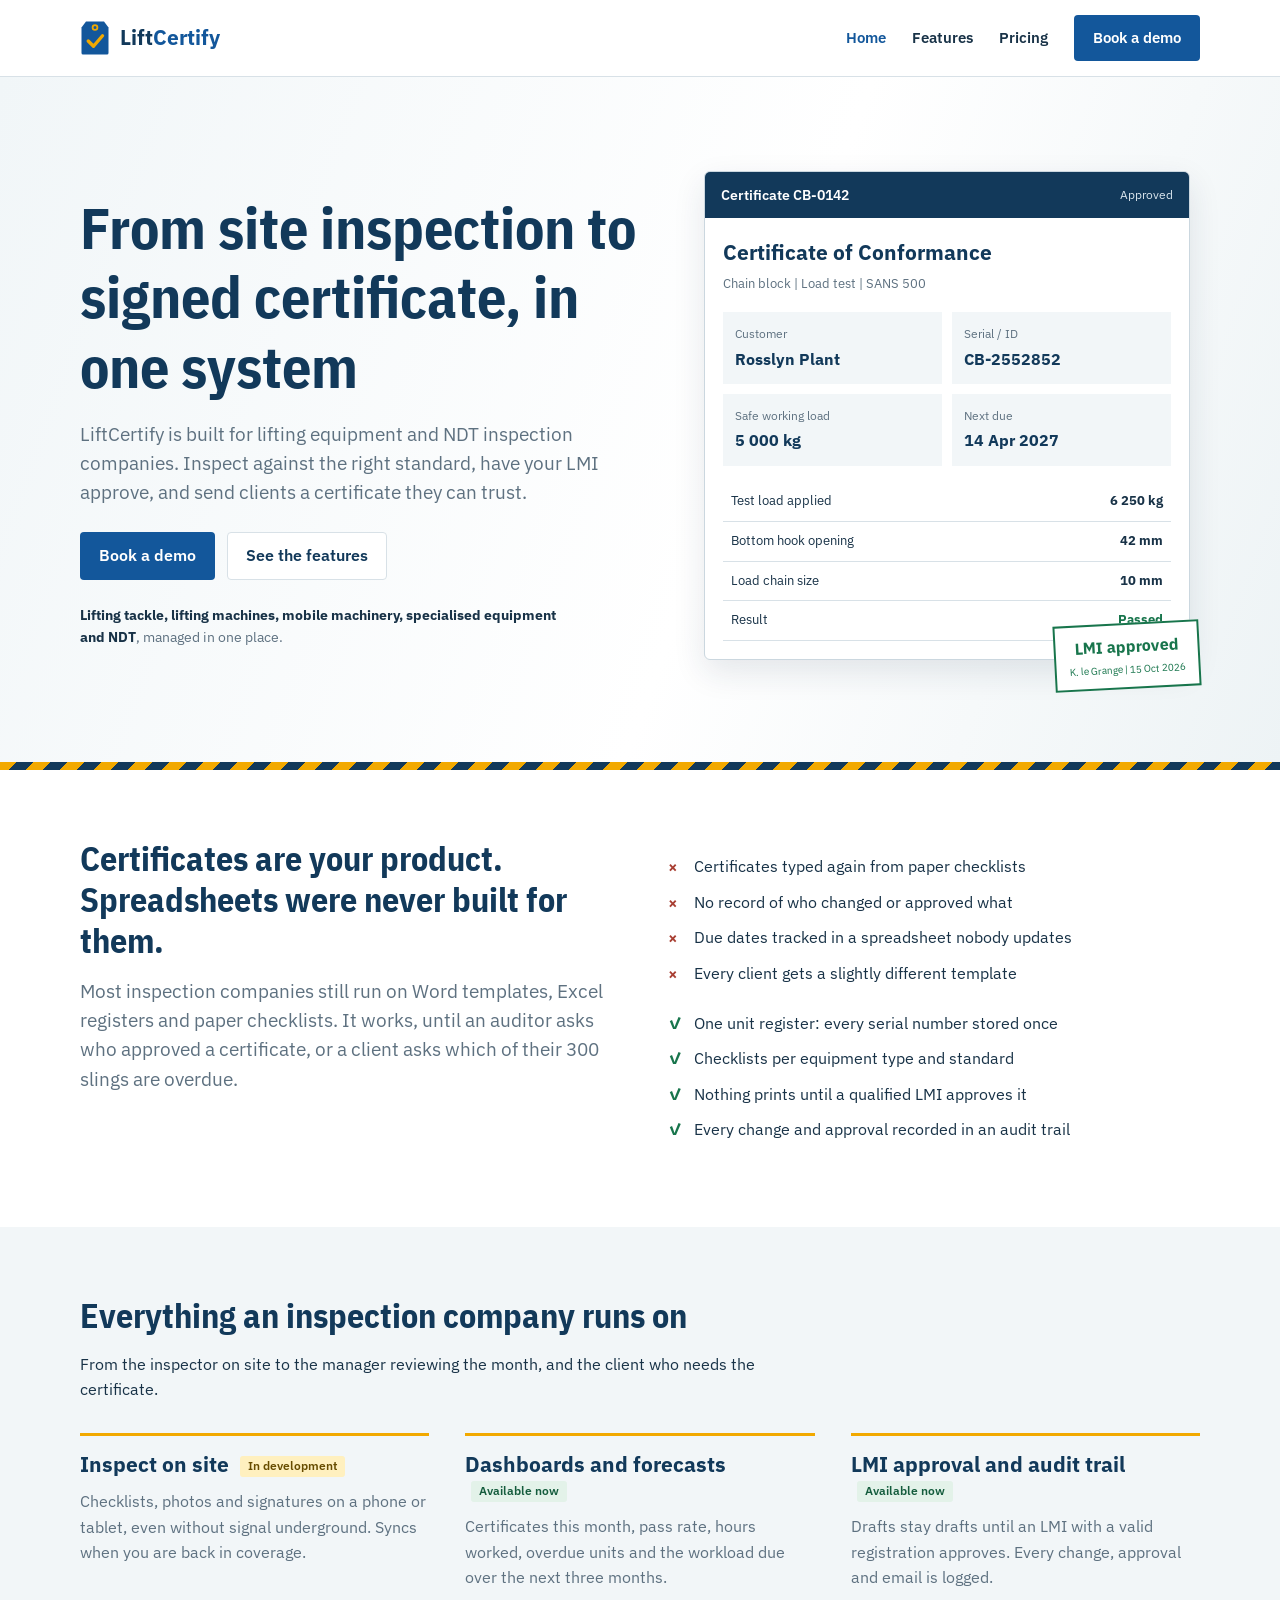
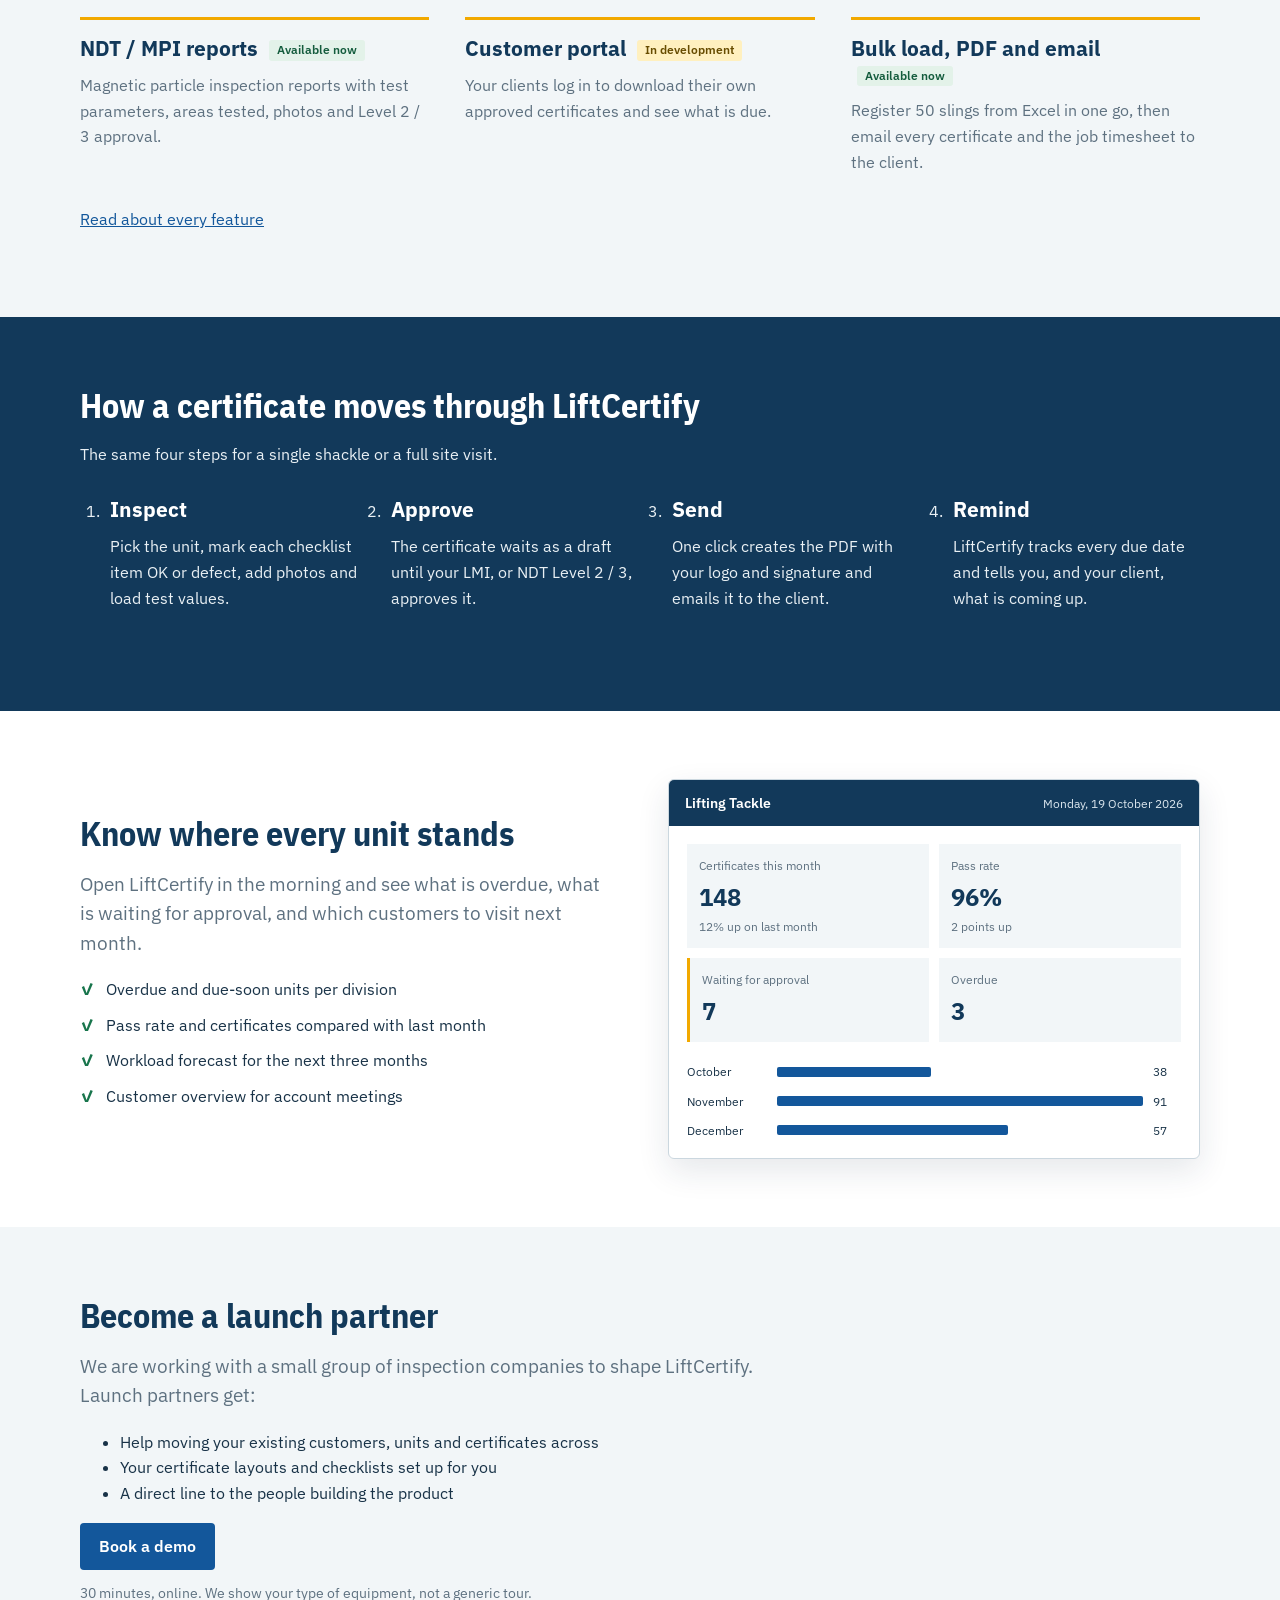
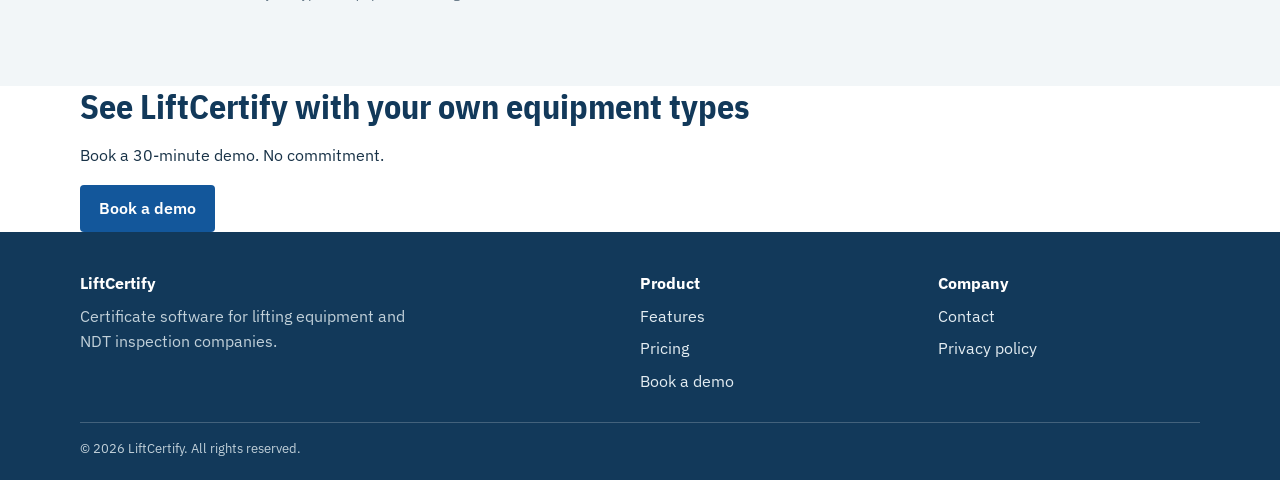
<file: index.html>
<!DOCTYPE html>
<html lang="en">
<head>
  <meta charset="utf-8">
  <meta name="viewport" content="width=device-width, initial-scale=1">
  <title>LiftCertify | Inspection certificates for lifting and NDT companies</title>
  <meta name="description" content="LiftCertify is certificate software for lifting equipment and NDT inspection companies: checklists per standard, LMI approval, audit trail, PDF and email, dashboards.">
  <link rel="icon" href="favicon.svg" type="image/svg+xml">
  <link rel="preconnect" href="https://fonts.googleapis.com">
  <link rel="preconnect" href="https://fonts.gstatic.com" crossorigin>
  <link href="https://fonts.googleapis.com/css2?family=IBM+Plex+Sans:wght@400;500;600&family=IBM+Plex+Sans+Condensed:wght@600;700&display=swap" rel="stylesheet">
  <link rel="stylesheet" href="css/styles.css">
</head>
<body>
  <a class="skip-link" href="#main">Skip to content</a>

  <header class="site-header">
    <div class="wrap">
      <a class="brand" href="index.html" aria-label="LiftCertify home">
        <svg class="brand-mark" width="30" height="36" viewBox="0 0 40 48" aria-hidden="true">
          <path d="M8 2h24l6 8v34a2 2 0 0 1-2 2H4a2 2 0 0 1-2-2V10z" fill="#13579B"/>
          <circle cx="20" cy="10" r="3.2" fill="none" stroke="#F2A900" stroke-width="2.4"/>
          <path d="M11 28l7 7 12-14" fill="none" stroke="#F2A900" stroke-width="4.5" stroke-linecap="round" stroke-linejoin="round"/>
        </svg>
        <span class="brand-name">Lift<span>Certify</span></span>
      </a>
      <button class="nav-toggle" aria-expanded="false" aria-controls="nav">Menu</button>
      <nav class="nav" id="nav" aria-label="Main">
        <a href="index.html" aria-current="page">Home</a>
        <a href="features.html">Features</a>
        <a href="contact.html">Pricing</a>
        <a class="btn btn-demo" href="contact.html#book">Book a demo</a>
      </nav>
    </div>
  </header>

  <main id="main">
    <!-- hero -->
    <section class="hero">
      <div class="wrap">
        <div>
          <h1>From site inspection to signed certificate, in one system</h1>
          <p class="lead">LiftCertify is built for lifting equipment and NDT inspection companies. Inspect against the right standard, have your LMI approve, and send clients a certificate they can trust.</p>
          <div class="hero-actions">
            <a class="btn btn-demo" href="contact.html#book">Book a demo</a>
            <a class="btn btn-light" href="features.html">See the features</a>
          </div>
          <p class="hero-proof"><strong>Lifting tackle, lifting machines, mobile machinery, specialised equipment and NDT</strong>, managed in one place.</p>
        </div>

        <div class="hero-visual" aria-label="Example of an approved certificate in LiftCertify">
          <div class="mock cert-mock">
            <div class="mock-bar">Certificate CB-0142 <small>Approved</small></div>
            <div class="mock-body">
              <div class="cert-title">Certificate of Conformance</div>
              <div class="cert-sub">Chain block  |  Load test  |  SANS 500</div>
              <div class="mock-grid">
                <div class="mock-field"><small>Customer</small><b>Rosslyn Plant</b></div>
                <div class="mock-field"><small>Serial / ID</small><b>CB-2552852</b></div>
                <div class="mock-field"><small>Safe working load</small><b>5 000 kg</b></div>
                <div class="mock-field"><small>Next due</small><b>14 Apr 2027</b></div>
              </div>
              <table class="cert-rows" aria-label="Load test criteria">
                <tr><td>Test load applied</td><td><b>6 250 kg</b></td></tr>
                <tr><td>Bottom hook opening</td><td><b>42 mm</b></td></tr>
                <tr><td>Load chain size</td><td><b>10 mm</b></td></tr>
                <tr><td>Result</td><td class="mock-pass">Passed</td></tr>
              </table>
            </div>
          </div>
          <div class="stamp" aria-hidden="true"><b>LMI approved</b><small>K. le Grange  |  15 Oct 2026</small></div>
        </div>
      </div>
      <div class="hazard" aria-hidden="true"></div>
    </section>

    <!-- problem / answer -->
    <section class="section">
      <div class="wrap two-col">
        <div>
          <h2>Certificates are your product. Spreadsheets were never built for them.</h2>
          <p class="lead">Most inspection companies still run on Word templates, Excel registers and paper checklists. It works, until an auditor asks who approved a certificate, or a client asks which of their 300 slings are overdue.</p>
        </div>
        <div>
          <ul class="check-list cross-list" aria-label="Without LiftCertify">
            <li>Certificates typed again from paper checklists</li>
            <li>No record of who changed or approved what</li>
            <li>Due dates tracked in a spreadsheet nobody updates</li>
            <li>Every client gets a slightly different template</li>
          </ul>
          <ul class="check-list" aria-label="With LiftCertify" style="margin-top:24px">
            <li>One unit register: every serial number stored once</li>
            <li>Checklists per equipment type and standard</li>
            <li>Nothing prints until a qualified LMI approves it</li>
            <li>Every change and approval recorded in an audit trail</li>
          </ul>
        </div>
      </div>
    </section>

    <!-- features overview, in order of what inspectors told us matters -->
    <section class="section section-grey">
      <div class="wrap">
        <div class="section-head">
          <h2>Everything an inspection company runs on</h2>
          <p>From the inspector on site to the manager reviewing the month, and the client who needs the certificate.</p>
        </div>
        <div class="feature-list">
          <div class="feature-item">
            <h3>Inspect on site <span class="tag-soon">In development</span></h3>
            <p>Checklists, photos and signatures on a phone or tablet, even without signal underground. Syncs when you are back in coverage.</p>
          </div>
          <div class="feature-item">
            <h3>Dashboards and forecasts <span class="tag-available">Available now</span></h3>
            <p>Certificates this month, pass rate, hours worked, overdue units and the workload due over the next three months.</p>
          </div>
          <div class="feature-item">
            <h3>LMI approval and audit trail <span class="tag-available">Available now</span></h3>
            <p>Drafts stay drafts until an LMI with a valid registration approves. Every change, approval and email is logged.</p>
          </div>
          <div class="feature-item">
            <h3>NDT / MPI reports <span class="tag-available">Available now</span></h3>
            <p>Magnetic particle inspection reports with test parameters, areas tested, photos and Level 2 / 3 approval.</p>
          </div>
          <div class="feature-item">
            <h3>Customer portal <span class="tag-soon">In development</span></h3>
            <p>Your clients log in to download their own approved certificates and see what is due.</p>
          </div>
          <div class="feature-item">
            <h3>Bulk load, PDF and email <span class="tag-available">Available now</span></h3>
            <p>Register 50 slings from Excel in one go, then email every certificate and the job timesheet to the client.</p>
          </div>
        </div>
        <p style="margin-top:32px"><a href="features.html">Read about every feature</a></p>
      </div>
    </section>

    <!-- how it works: a real sequence -->
    <section class="section section-navy">
      <div class="wrap">
        <div class="section-head">
          <h2>How a certificate moves through LiftCertify</h2>
          <p>The same four steps for a single shackle or a full site visit.</p>
        </div>
        <ol class="steps">
          <li><h3>Inspect</h3><p>Pick the unit, mark each checklist item OK or defect, add photos and load test values.</p></li>
          <li><h3>Approve</h3><p>The certificate waits as a draft until your LMI, or NDT Level 2 / 3, approves it.</p></li>
          <li><h3>Send</h3><p>One click creates the PDF with your logo and signature and emails it to the client.</p></li>
          <li><h3>Remind</h3><p>LiftCertify tracks every due date and tells you, and your client, what is coming up.</p></li>
        </ol>
      </div>
    </section>

    <!-- dashboard preview -->
    <section class="section">
      <div class="wrap two-col" style="align-items:center">
        <div>
          <h2>Know where every unit stands</h2>
          <p class="lead">Open LiftCertify in the morning and see what is overdue, what is waiting for approval, and which customers to visit next month.</p>
          <ul class="check-list">
            <li>Overdue and due-soon units per division</li>
            <li>Pass rate and certificates compared with last month</li>
            <li>Workload forecast for the next three months</li>
            <li>Customer overview for account meetings</li>
          </ul>
        </div>
        <div class="mock" aria-label="Example of the LiftCertify dashboard">
          <div class="mock-bar">Lifting Tackle <small>Monday, 19 October 2026</small></div>
          <div class="mock-body">
            <div class="kpis">
              <div class="kpi"><small>Certificates this month</small><b>148</b><em>12% up on last month</em></div>
              <div class="kpi"><small>Pass rate</small><b>96%</b><em>2 points up</em></div>
              <div class="kpi warn"><small>Waiting for approval</small><b>7</b></div>
              <div class="kpi bad"><small>Overdue</small><b>3</b></div>
            </div>
            <div class="forecast" aria-label="Units due per month">
              <div class="forecast-row"><span>October</span><div class="forecast-bar" style="width:42%"></div><span>38</span></div>
              <div class="forecast-row"><span>November</span><div class="forecast-bar" style="width:100%"></div><span>91</span></div>
              <div class="forecast-row"><span>December</span><div class="forecast-bar" style="width:63%"></div><span>57</span></div>
            </div>
          </div>
        </div>
      </div>
    </section>

    <!-- launch partners: placeholder until testimonials exist -->
    <section class="section section-grey">
      <div class="wrap">
        <div class="partner">
          <div>
            <h2>Become a launch partner</h2>
            <p class="lead">We are working with a small group of inspection companies to shape LiftCertify. Launch partners get:</p>
            <ul>
              <li>Help moving your existing customers, units and certificates across</li>
              <li>Your certificate layouts and checklists set up for you</li>
              <li>A direct line to the people building the product</li>
            </ul>
          </div>
          <div>
            <a class="btn btn-demo" href="contact.html#book">Book a demo</a>
            <p class="form-note" style="margin-top:12px">30 minutes, online. We show your type of equipment, not a generic tour.</p>
          </div>
        </div>
      </div>
    </section>
  </main>

  <section class="cta-band">
    <div class="wrap">
      <div>
        <h2>See LiftCertify with your own equipment types</h2>
        <p>Book a 30-minute demo. No commitment.</p>
      </div>
      <a class="btn btn-demo" href="contact.html#book">Book a demo</a>
    </div>
  </section>

  <footer class="site-footer">
    <div class="wrap">
      <div class="footer-grid">
        <div>
          <h4>LiftCertify</h4>
          <p>Certificate software for lifting equipment and NDT inspection companies.</p>
        </div>
        <div>
          <h4>Product</h4>
          <ul>
            <li><a href="features.html">Features</a></li>
            <li><a href="contact.html">Pricing</a></li>
            <li><a href="contact.html#book">Book a demo</a></li>
          </ul>
        </div>
        <div>
          <h4>Company</h4>
          <ul>
            <li><a href="contact.html#contact">Contact</a></li>
            <li><a href="privacy.html">Privacy policy</a></li>
          </ul>
        </div>
      </div>
      <div class="footer-bottom">&copy; <span data-year>2026</span> LiftCertify. All rights reserved.</div>
    </div>
  </footer>

  <script src="js/site.js"></script>
</body>
</html>
</file>
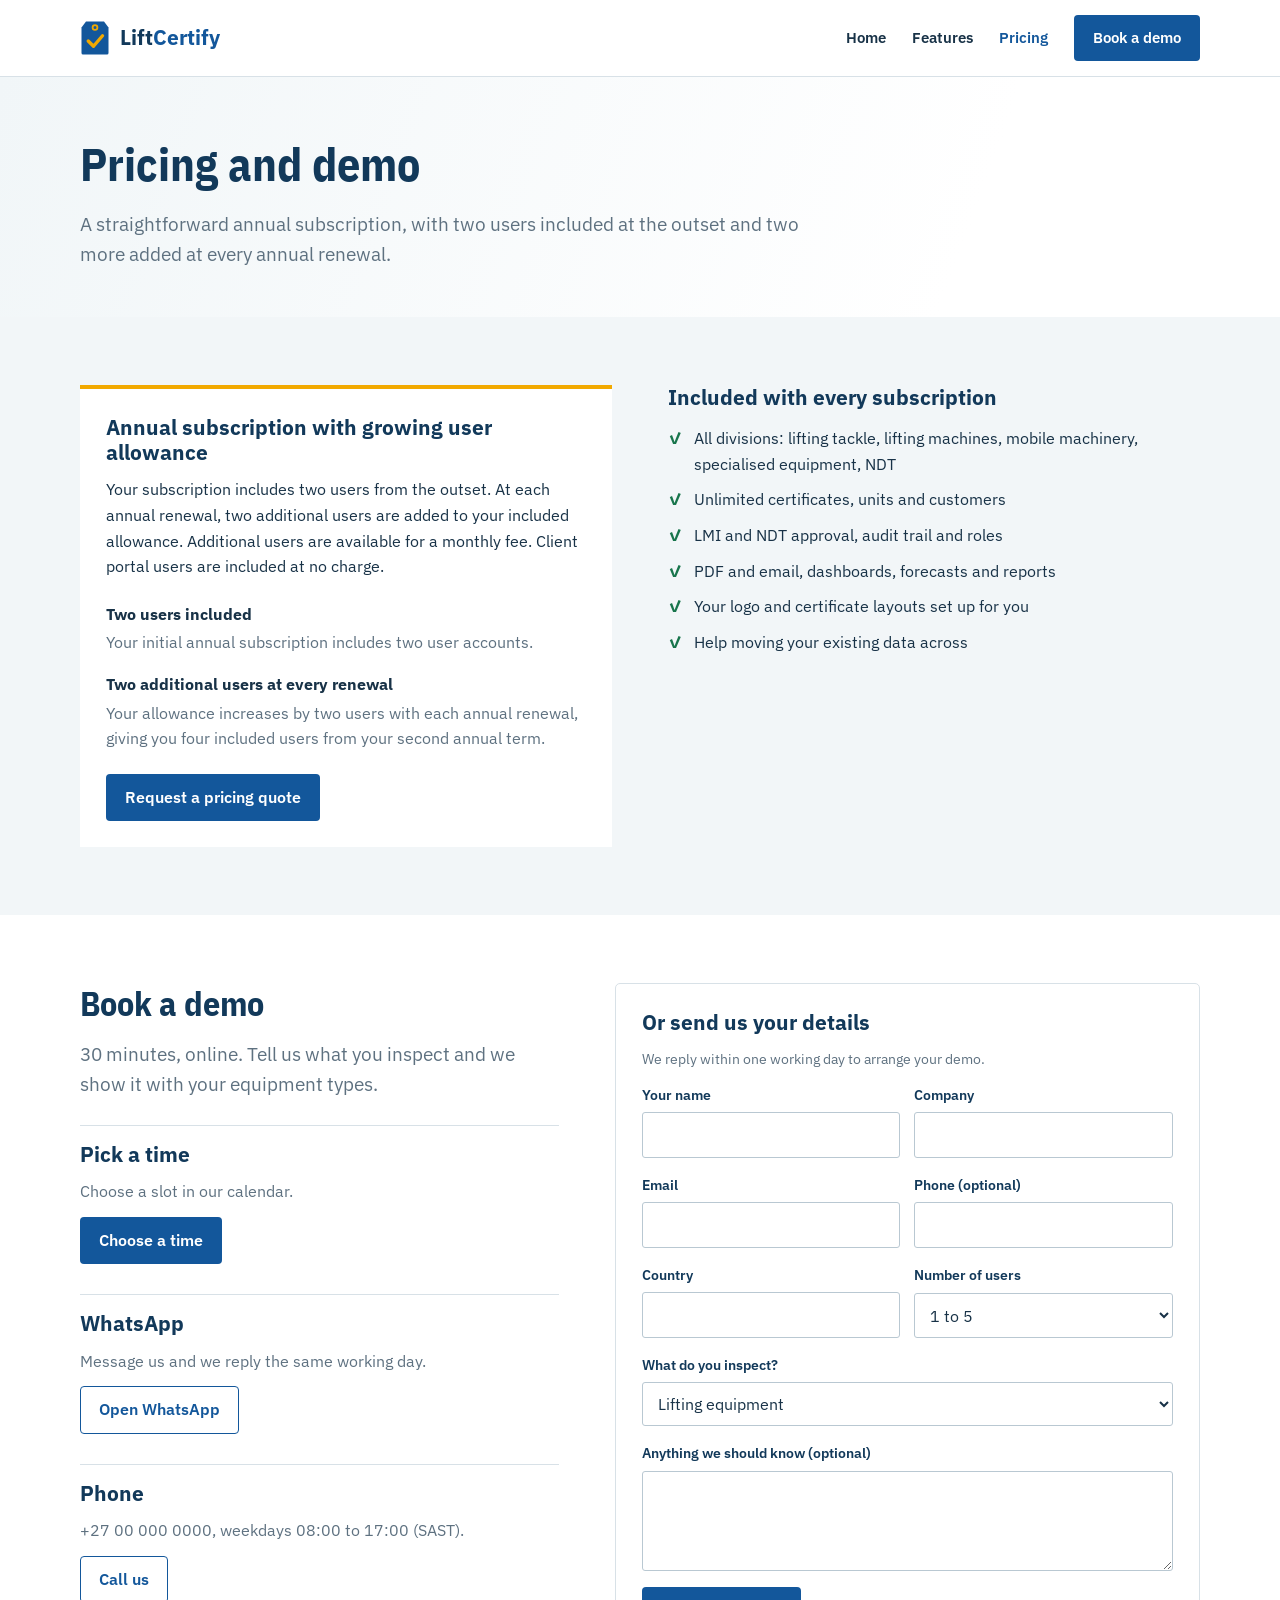
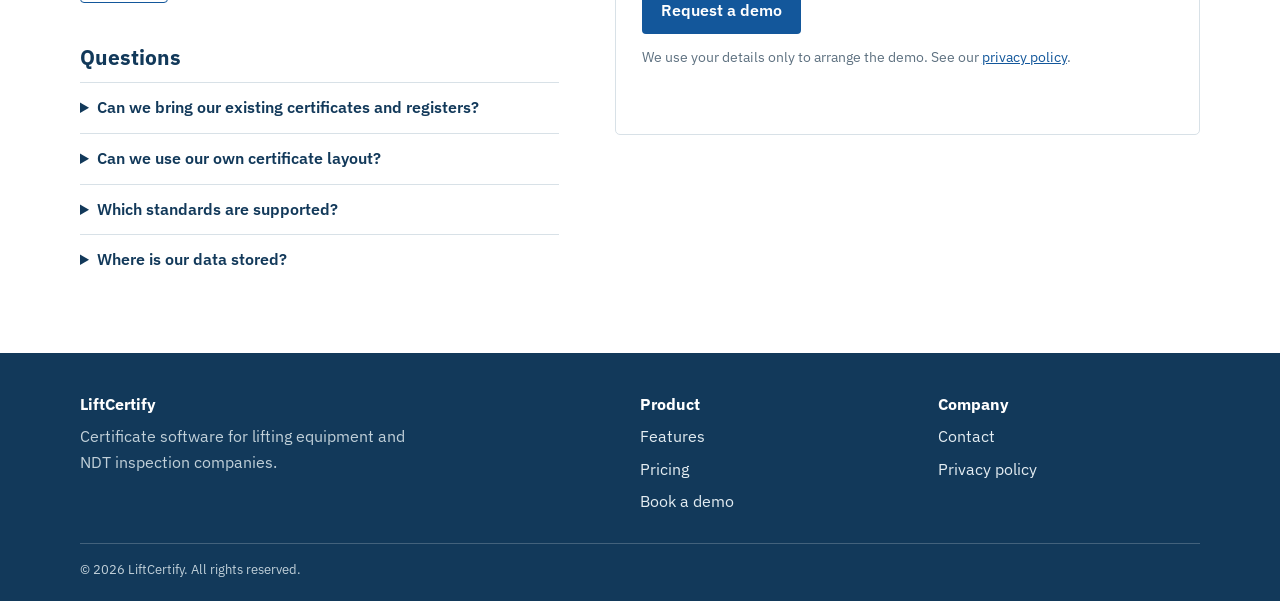
<file: contact.html>
<!DOCTYPE html>
<html lang="en">
<head>
  <meta charset="utf-8">
  <meta name="viewport" content="width=device-width, initial-scale=1">
  <title>Pricing and demo | LiftCertify</title>
  <meta name="description" content="LiftCertify annual subscriptions include two users initially, with two additional users added at every annual renewal. Additional users are billed monthly.">
  <link rel="icon" href="favicon.svg" type="image/svg+xml">
  <link rel="preconnect" href="https://fonts.googleapis.com">
  <link rel="preconnect" href="https://fonts.gstatic.com" crossorigin>
  <link href="https://fonts.googleapis.com/css2?family=IBM+Plex+Sans:wght@400;500;600&family=IBM+Plex+Sans+Condensed:wght@600;700&display=swap" rel="stylesheet">
  <link rel="stylesheet" href="css/styles.css">
</head>
<body>
  <a class="skip-link" href="#main">Skip to content</a>

  <header class="site-header">
    <div class="wrap">
      <a class="brand" href="index.html" aria-label="LiftCertify home">
        <svg class="brand-mark" width="30" height="36" viewBox="0 0 40 48" aria-hidden="true">
          <path d="M8 2h24l6 8v34a2 2 0 0 1-2 2H4a2 2 0 0 1-2-2V10z" fill="#13579B"/>
          <circle cx="20" cy="10" r="3.2" fill="none" stroke="#F2A900" stroke-width="2.4"/>
          <path d="M11 28l7 7 12-14" fill="none" stroke="#F2A900" stroke-width="4.5" stroke-linecap="round" stroke-linejoin="round"/>
        </svg>
        <span class="brand-name">Lift<span>Certify</span></span>
      </a>
      <button class="nav-toggle" aria-expanded="false" aria-controls="nav">Menu</button>
      <nav class="nav" id="nav" aria-label="Main">
        <a href="index.html">Home</a>
        <a href="features.html">Features</a>
        <a href="contact.html" aria-current="page">Pricing</a>
        <a class="btn btn-demo" href="#book">Book a demo</a>
      </nav>
    </div>
  </header>

  <main id="main">
    <section class="page-head">
      <div class="wrap">
        <h1>Pricing and demo</h1>
        <p class="lead">A straightforward annual subscription, with two users included at the outset and two more added at every annual renewal.</p>
      </div>
    </section>

    <!-- pricing -->
    <section class="section section-grey">
      <div class="wrap two-col">
        <div class="pricing-box">
          <h3>Annual subscription with growing user allowance</h3>
          <p>Your subscription includes two users from the outset. At each annual renewal, two additional users are added to your included allowance. Additional users are available for a monthly fee. Client portal users are included at no charge.</p>
          <div class="billing-options">
            <div><strong>Two users included</strong><span>Your initial annual subscription includes two user accounts.</span></div>
            <div><strong>Two additional users at every renewal</strong><span>Your allowance increases by two users with each annual renewal, giving you four included users from your second annual term.</span></div>
          </div>
          <a class="btn btn-demo" href="#book">Request a pricing quote</a>
        </div>
        <div>
          <h3>Included with every subscription</h3>
          <ul class="check-list">
            <li>All divisions: lifting tackle, lifting machines, mobile machinery, specialised equipment, NDT</li>
            <li>Unlimited certificates, units and customers</li>
            <li>LMI and NDT approval, audit trail and roles</li>
            <li>PDF and email, dashboards, forecasts and reports</li>
            <li>Your logo and certificate layouts set up for you</li>
            <li>Help moving your existing data across</li>
          </ul>
        </div>
      </div>
    </section>

    <!-- booking -->
    <section class="section" id="book">
      <div class="wrap contact-grid">
        <div>
          <h2>Book a demo</h2>
          <p class="lead">30 minutes, online. Tell us what you inspect and we show it with your equipment types.</p>

          <div class="book-options">
            <div class="book-option">
              <div>
                <h3>Pick a time</h3>
                <p>Choose a slot in our calendar.</p>
              </div>
              <!-- REPLACE: your booking link (Calendly, Cal.com, Microsoft Bookings) -->
              <a class="btn btn-demo" href="https://cal.com/YOUR-LINK" target="_blank" rel="noopener">Choose a time</a>
            </div>
            <div class="book-option">
              <div>
                <h3>WhatsApp</h3>
                <p>Message us and we reply the same working day.</p>
              </div>
              <!-- REPLACE: your number in international format, digits only, e.g. 27821234567 -->
              <a class="btn btn-outline" href="https://wa.me/27000000000?text=Hi%2C%20I%20would%20like%20a%20LiftCertify%20demo" target="_blank" rel="noopener">Open WhatsApp</a>
            </div>
            <div class="book-option">
              <div>
                <h3>Phone</h3>
                <!-- REPLACE: your phone number -->
                <p>+27 00 000 0000, weekdays 08:00 to 17:00 (SAST).</p>
              </div>
              <a class="btn btn-outline" href="tel:+27000000000">Call us</a>
            </div>
          </div>

          <div class="faq">
            <h3>Questions</h3>
            <details>
              <summary>Can we bring our existing certificates and registers?</summary>
              <p>Yes. We import your customers, units and due dates from Excel, so your registers carry on where they are.</p>
            </details>
            <details>
              <summary>Can we use our own certificate layout?</summary>
              <p>Your logo, company details, wording and signatures appear on every certificate. We set up your layouts with you.</p>
            </details>
            <details>
              <summary>Which standards are supported?</summary>
              <p>Checklists and standards are set per equipment type, so you work to the standards your clients require, such as SANS, ISO and EN standards.</p>
            </details>
            <details>
              <summary>Where is our data stored?</summary>
              <p>In a secure cloud database with daily backups. Each company's data is kept separate, and only your users can see it.</p>
            </details>
          </div>
        </div>

        <!-- contact form -->
        <!-- REPLACE: create a free form at formspree.io and paste its id below -->
        <form class="form" id="contact" action="https://formspree.io/f/YOUR_FORM_ID" method="POST" data-ajax>
          <h3>Or send us your details</h3>
          <p class="form-note">We reply within one working day to arrange your demo.</p>
          <div class="field-row">
            <div class="field">
              <label for="name">Your name</label>
              <input id="name" name="name" type="text" autocomplete="name" required>
            </div>
            <div class="field">
              <label for="company">Company</label>
              <input id="company" name="company" type="text" autocomplete="organization" required>
            </div>
          </div>
          <div class="field-row">
            <div class="field">
              <label for="email">Email</label>
              <input id="email" name="email" type="email" autocomplete="email" required>
            </div>
            <div class="field">
              <label for="phone">Phone (optional)</label>
              <input id="phone" name="phone" type="tel" autocomplete="tel">
            </div>
          </div>
          <div class="field-row">
            <div class="field">
              <label for="country">Country</label>
              <input id="country" name="country" type="text" autocomplete="country-name">
            </div>
            <div class="field">
              <label for="users">Number of users</label>
              <select id="users" name="users">
                <option>1 to 5</option>
                <option>6 to 15</option>
                <option>16 to 50</option>
                <option>More than 50</option>
              </select>
            </div>
          </div>
          <div class="field">
            <label for="inspect">What do you inspect?</label>
            <select id="inspect" name="inspect">
              <option>Lifting equipment</option>
              <option>NDT / MPI</option>
              <option>Both</option>
            </select>
          </div>
          <div class="field">
            <label for="message">Anything we should know (optional)</label>
            <textarea id="message" name="message"></textarea>
          </div>
          <input type="text" name="_gotcha" style="display:none" tabindex="-1" autocomplete="off" aria-hidden="true">
          <button class="btn btn-demo" type="submit">Request a demo</button>
          <p class="form-note" style="margin-top:12px">We use your details only to arrange the demo. See our <a href="privacy.html">privacy policy</a>.</p>
          <p class="form-status" role="status" aria-live="polite"></p>
        </form>
      </div>
    </section>
  </main>

  <footer class="site-footer">
    <div class="wrap">
      <div class="footer-grid">
        <div>
          <h4>LiftCertify</h4>
          <p>Certificate software for lifting equipment and NDT inspection companies.</p>
        </div>
        <div>
          <h4>Product</h4>
          <ul>
            <li><a href="features.html">Features</a></li>
            <li><a href="contact.html">Pricing</a></li>
            <li><a href="#book">Book a demo</a></li>
          </ul>
        </div>
        <div>
          <h4>Company</h4>
          <ul>
            <li><a href="#contact">Contact</a></li>
            <li><a href="privacy.html">Privacy policy</a></li>
          </ul>
        </div>
      </div>
      <div class="footer-bottom">&copy; <span data-year>2026</span> LiftCertify. All rights reserved.</div>
    </div>
  </footer>

  <script src="js/site.js"></script>
</body>
</html>
</file>
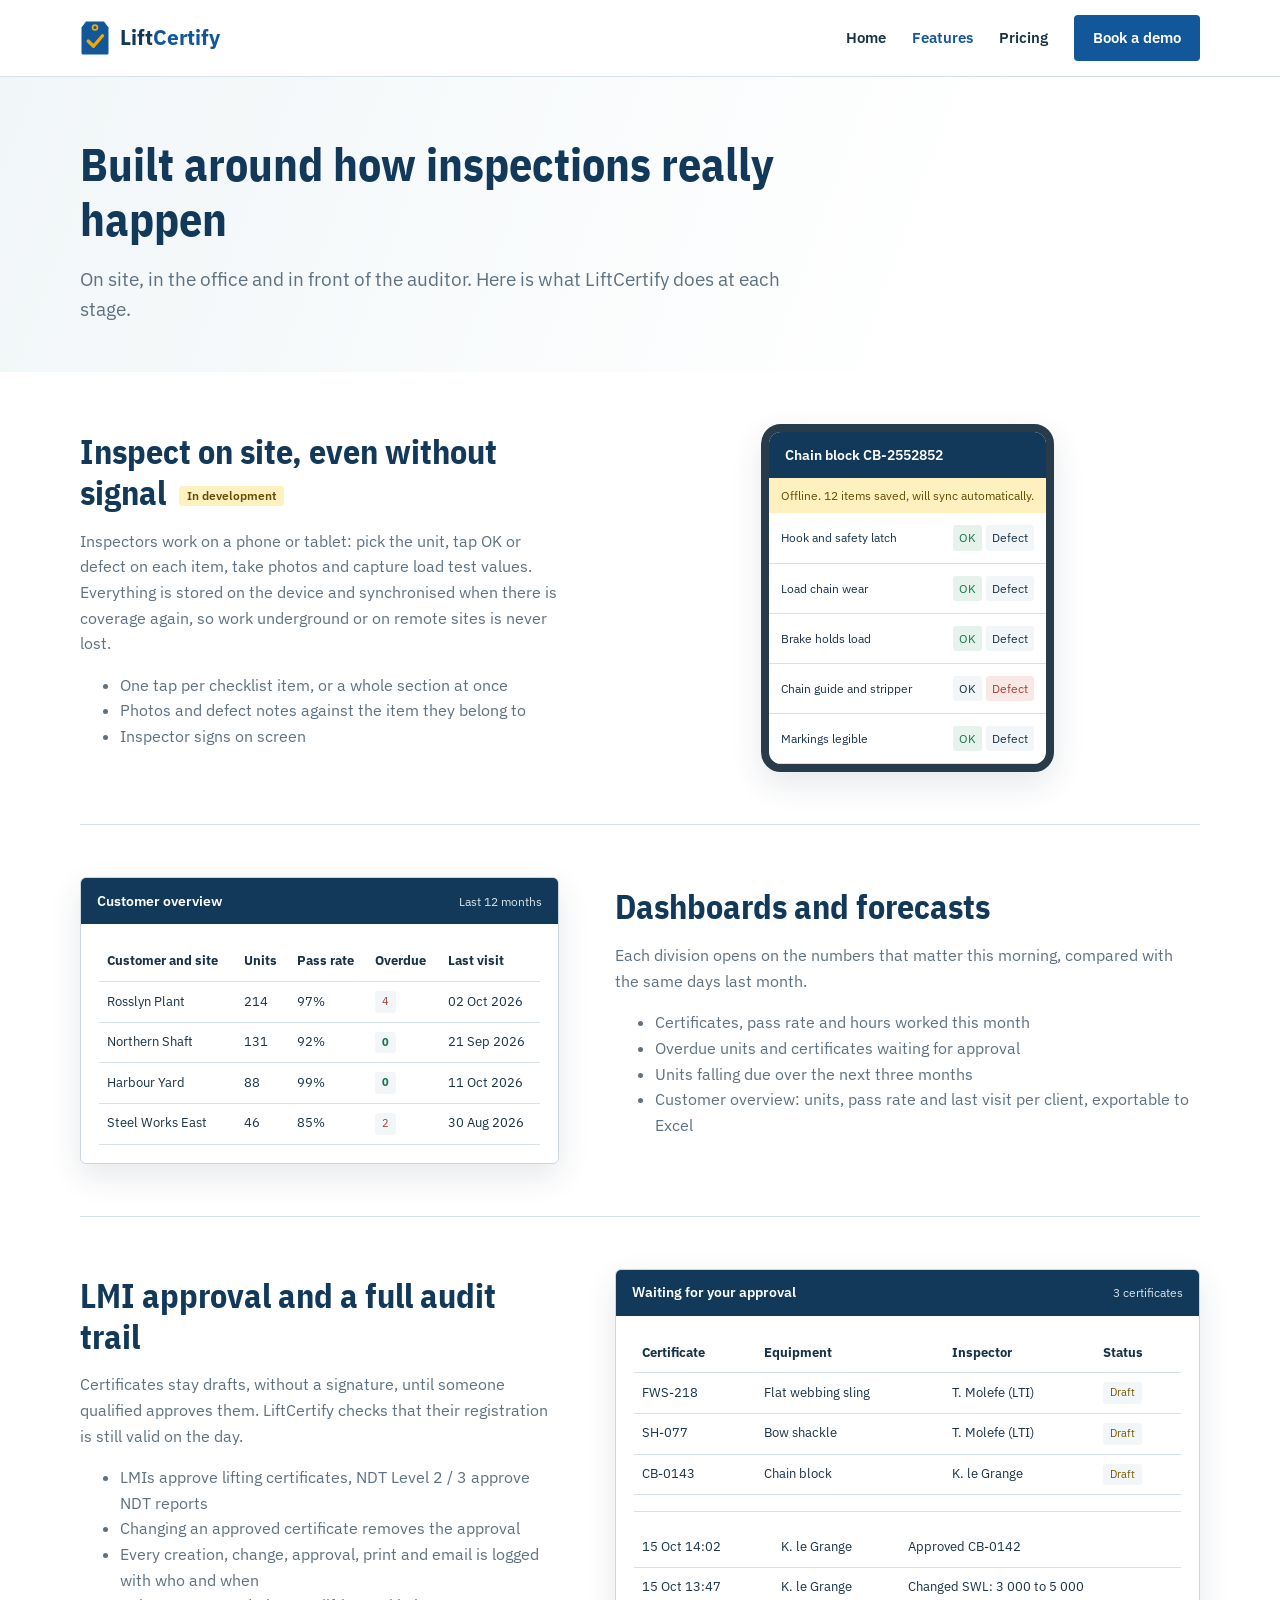
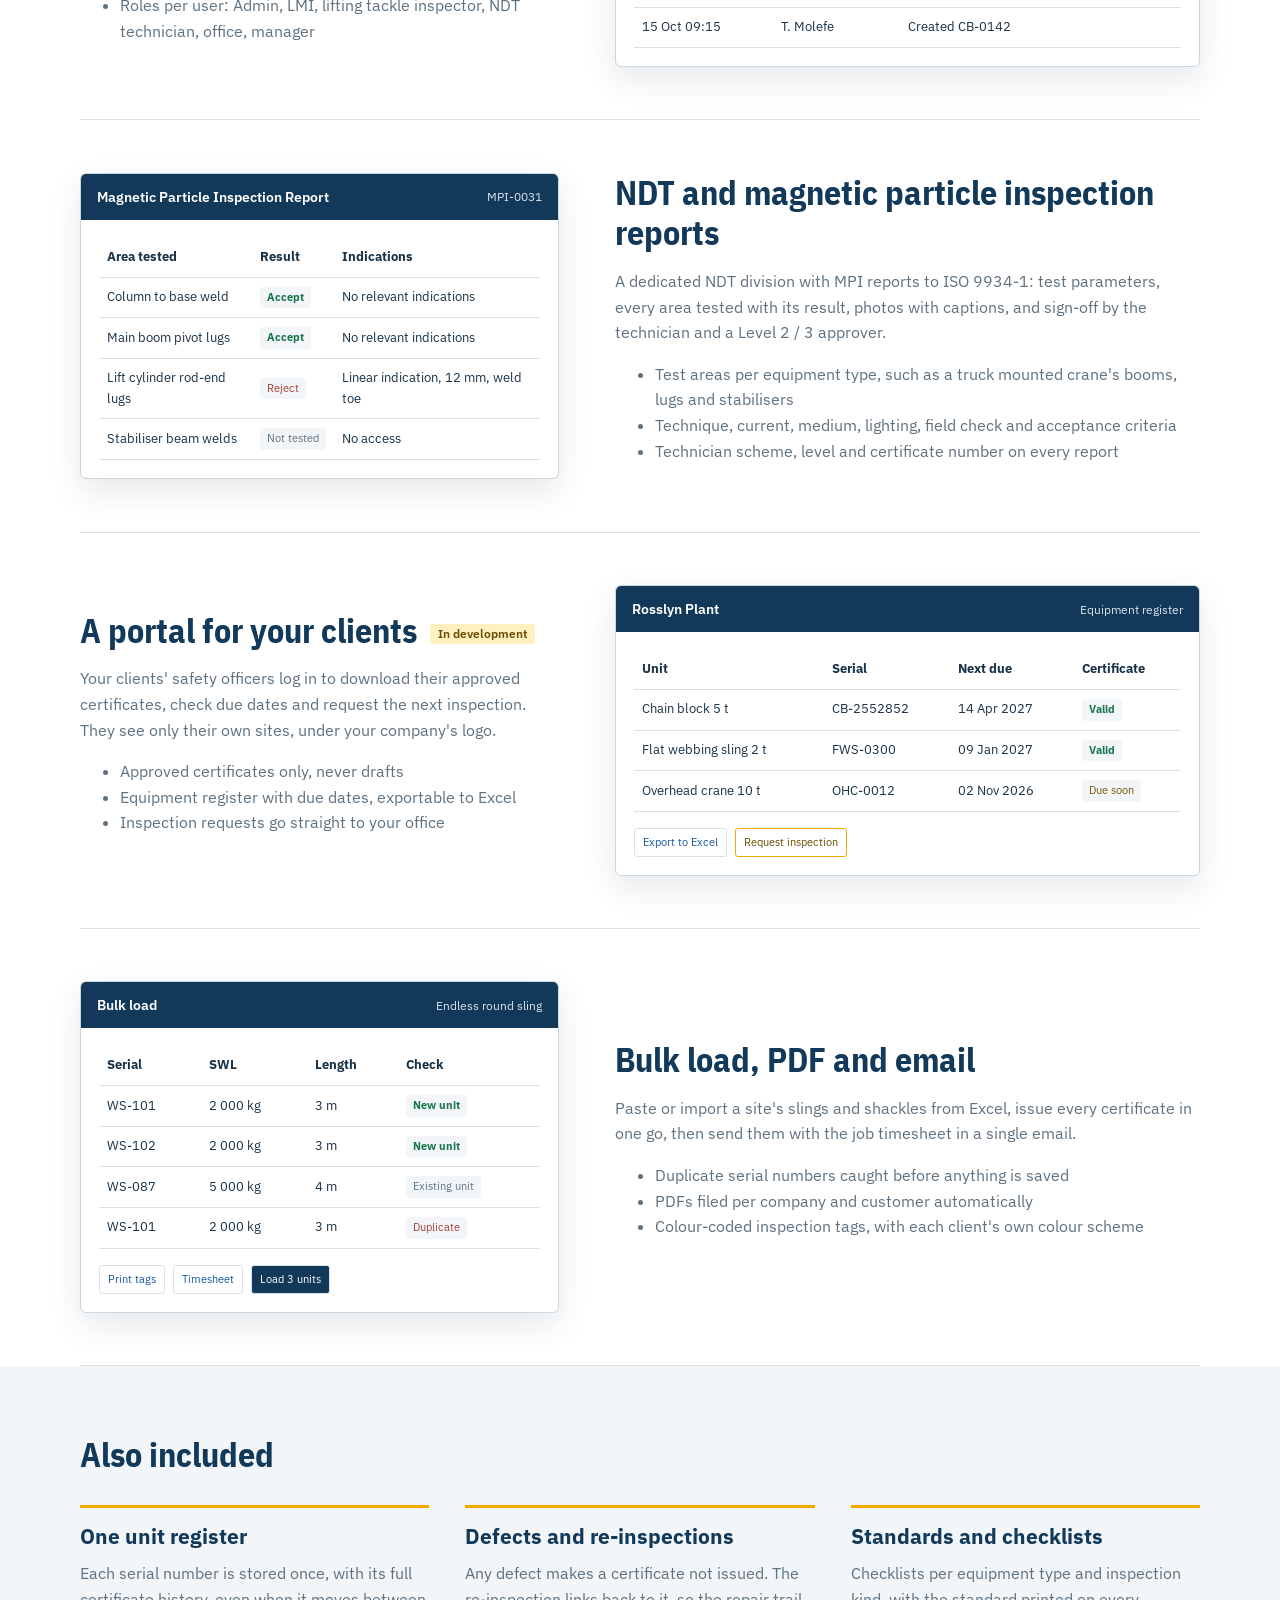
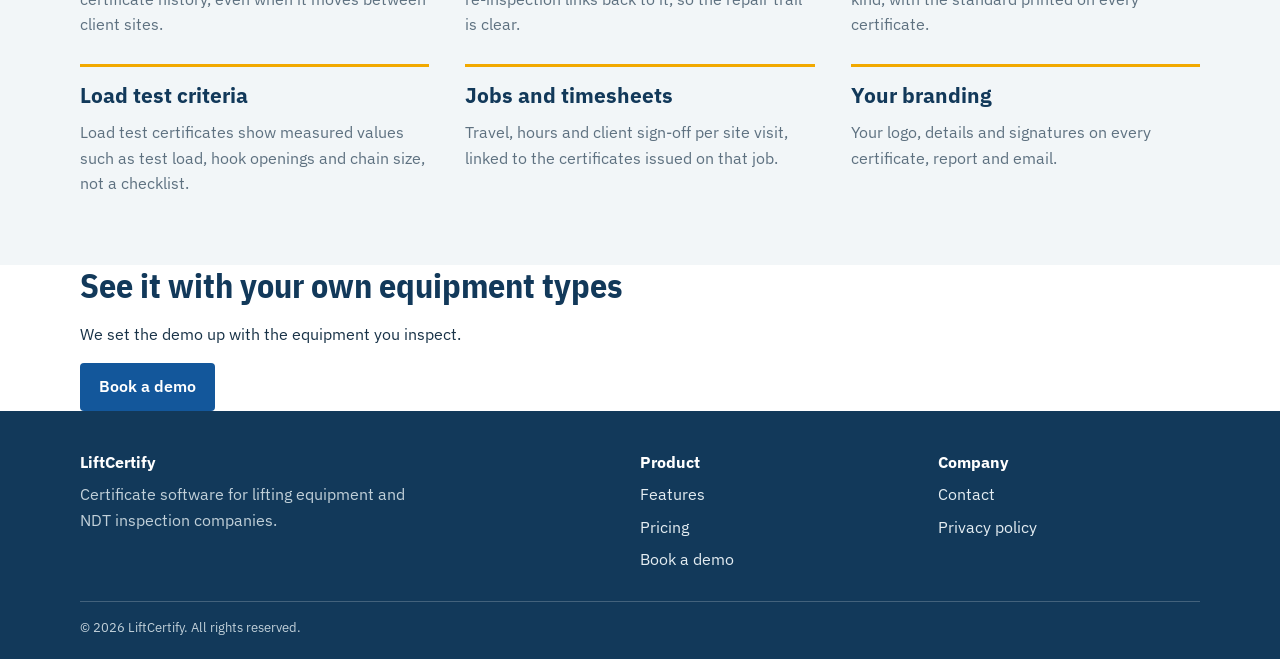
<file: features.html>
<!DOCTYPE html>
<html lang="en">
<head>
  <meta charset="utf-8">
  <meta name="viewport" content="width=device-width, initial-scale=1">
  <title>Features | LiftCertify</title>
  <meta name="description" content="Site inspections, dashboards, LMI approval and audit trail, NDT / MPI reports, customer portal, bulk load, PDF and email.">
  <link rel="icon" href="favicon.svg" type="image/svg+xml">
  <link rel="preconnect" href="https://fonts.googleapis.com">
  <link rel="preconnect" href="https://fonts.gstatic.com" crossorigin>
  <link href="https://fonts.googleapis.com/css2?family=IBM+Plex+Sans:wght@400;500;600&family=IBM+Plex+Sans+Condensed:wght@600;700&display=swap" rel="stylesheet">
  <link rel="stylesheet" href="css/styles.css">
</head>
<body>
  <a class="skip-link" href="#main">Skip to content</a>

  <header class="site-header">
    <div class="wrap">
      <a class="brand" href="index.html" aria-label="LiftCertify home">
        <svg class="brand-mark" width="30" height="36" viewBox="0 0 40 48" aria-hidden="true">
          <path d="M8 2h24l6 8v34a2 2 0 0 1-2 2H4a2 2 0 0 1-2-2V10z" fill="#13579B"/>
          <circle cx="20" cy="10" r="3.2" fill="none" stroke="#F2A900" stroke-width="2.4"/>
          <path d="M11 28l7 7 12-14" fill="none" stroke="#F2A900" stroke-width="4.5" stroke-linecap="round" stroke-linejoin="round"/>
        </svg>
        <span class="brand-name">Lift<span>Certify</span></span>
      </a>
      <button class="nav-toggle" aria-expanded="false" aria-controls="nav">Menu</button>
      <nav class="nav" id="nav" aria-label="Main">
        <a href="index.html">Home</a>
        <a href="features.html" aria-current="page">Features</a>
        <a href="contact.html">Pricing</a>
        <a class="btn btn-demo" href="contact.html#book">Book a demo</a>
      </nav>
    </div>
  </header>

  <main id="main">
    <section class="page-head">
      <div class="wrap">
        <h1>Built around how inspections really happen</h1>
        <p class="lead">On site, in the office and in front of the auditor. Here is what LiftCertify does at each stage.</p>
      </div>
    </section>

    <div class="wrap">

      <!-- 1 on site -->
      <section class="split" id="on-site">
        <div class="split-text">
          <h2>Inspect on site, even without signal <span class="tag-soon">In development</span></h2>
          <p>Inspectors work on a phone or tablet: pick the unit, tap OK or defect on each item, take photos and capture load test values. Everything is stored on the device and synchronised when there is coverage again, so work underground or on remote sites is never lost.</p>
          <ul>
            <li>One tap per checklist item, or a whole section at once</li>
            <li>Photos and defect notes against the item they belong to</li>
            <li>Inspector signs on screen</li>
          </ul>
        </div>
        <div class="phone" aria-label="Example of the mobile checklist">
          <div class="mock-bar">Chain block CB-2552852</div>
          <div class="phone-offline">Offline. 12 items saved, will sync automatically.</div>
          <div class="chk"><span>Hook and safety latch</span><span class="pills"><span class="pill ok">OK</span><span class="pill">Defect</span></span></div>
          <div class="chk"><span>Load chain wear</span><span class="pills"><span class="pill ok">OK</span><span class="pill">Defect</span></span></div>
          <div class="chk"><span>Brake holds load</span><span class="pills"><span class="pill ok">OK</span><span class="pill">Defect</span></span></div>
          <div class="chk"><span>Chain guide and stripper</span><span class="pills"><span class="pill">OK</span><span class="pill bad">Defect</span></span></div>
          <div class="chk"><span>Markings legible</span><span class="pills"><span class="pill ok">OK</span><span class="pill">Defect</span></span></div>
        </div>
      </section>

      <!-- 2 dashboards -->
      <section class="split reverse" id="dashboards">
        <div class="split-text">
          <h2>Dashboards and forecasts</h2>
          <p>Each division opens on the numbers that matter this morning, compared with the same days last month.</p>
          <ul>
            <li>Certificates, pass rate and hours worked this month</li>
            <li>Overdue units and certificates waiting for approval</li>
            <li>Units falling due over the next three months</li>
            <li>Customer overview: units, pass rate and last visit per client, exportable to Excel</li>
          </ul>
        </div>
        <div class="mock" aria-label="Example of the customer overview">
          <div class="mock-bar">Customer overview <small>Last 12 months</small></div>
          <div class="mock-body">
            <table class="mtable">
              <thead><tr><th>Customer and site</th><th>Units</th><th>Pass rate</th><th>Overdue</th><th>Last visit</th></tr></thead>
              <tbody>
                <tr><td>Rosslyn Plant</td><td>214</td><td>97%</td><td><span class="badge bad">4</span></td><td>02 Oct 2026</td></tr>
                <tr><td>Northern Shaft</td><td>131</td><td>92%</td><td><span class="badge ok">0</span></td><td>21 Sep 2026</td></tr>
                <tr><td>Harbour Yard</td><td>88</td><td>99%</td><td><span class="badge ok">0</span></td><td>11 Oct 2026</td></tr>
                <tr><td>Steel Works East</td><td>46</td><td>85%</td><td><span class="badge bad">2</span></td><td>30 Aug 2026</td></tr>
              </tbody>
            </table>
          </div>
        </div>
      </section>

      <!-- 3 approval -->
      <section class="split" id="approval">
        <div class="split-text">
          <h2>LMI approval and a full audit trail</h2>
          <p>Certificates stay drafts, without a signature, until someone qualified approves them. LiftCertify checks that their registration is still valid on the day.</p>
          <ul>
            <li>LMIs approve lifting certificates, NDT Level 2 / 3 approve NDT reports</li>
            <li>Changing an approved certificate removes the approval</li>
            <li>Every creation, change, approval, print and email is logged with who and when</li>
            <li>Roles per user: Admin, LMI, lifting tackle inspector, NDT technician, office, manager</li>
          </ul>
        </div>
        <div class="mock" aria-label="Example of the approvals list and audit trail">
          <div class="mock-bar">Waiting for your approval <small>3 certificates</small></div>
          <div class="mock-body">
            <table class="mtable">
              <thead><tr><th>Certificate</th><th>Equipment</th><th>Inspector</th><th>Status</th></tr></thead>
              <tbody>
                <tr><td>FWS-218</td><td>Flat webbing sling</td><td>T. Molefe (LTI)</td><td><span class="badge wait">Draft</span></td></tr>
                <tr><td>SH-077</td><td>Bow shackle</td><td>T. Molefe (LTI)</td><td><span class="badge wait">Draft</span></td></tr>
                <tr><td>CB-0143</td><td>Chain block</td><td>K. le Grange</td><td><span class="badge wait">Draft</span></td></tr>
              </tbody>
            </table>
            <div class="mock-line"></div>
            <table class="mtable" aria-label="Audit trail">
              <tbody>
                <tr><td>15 Oct 14:02</td><td>K. le Grange</td><td>Approved CB-0142</td></tr>
                <tr><td>15 Oct 13:47</td><td>K. le Grange</td><td>Changed SWL: 3 000 to 5 000</td></tr>
                <tr><td>15 Oct 09:15</td><td>T. Molefe</td><td>Created CB-0142</td></tr>
              </tbody>
            </table>
          </div>
        </div>
      </section>

      <!-- 4 NDT -->
      <section class="split reverse" id="ndt">
        <div class="split-text">
          <h2>NDT and magnetic particle inspection reports</h2>
          <p>A dedicated NDT division with MPI reports to ISO 9934-1: test parameters, every area tested with its result, photos with captions, and sign-off by the technician and a Level 2 / 3 approver.</p>
          <ul>
            <li>Test areas per equipment type, such as a truck mounted crane's booms, lugs and stabilisers</li>
            <li>Technique, current, medium, lighting, field check and acceptance criteria</li>
            <li>Technician scheme, level and certificate number on every report</li>
          </ul>
        </div>
        <div class="mock" aria-label="Example of an MPI report">
          <div class="mock-bar">Magnetic Particle Inspection Report <small>MPI-0031</small></div>
          <div class="mock-body">
            <table class="mtable">
              <thead><tr><th>Area tested</th><th>Result</th><th>Indications</th></tr></thead>
              <tbody>
                <tr><td>Column to base weld</td><td><span class="badge ok">Accept</span></td><td>No relevant indications</td></tr>
                <tr><td>Main boom pivot lugs</td><td><span class="badge ok">Accept</span></td><td>No relevant indications</td></tr>
                <tr><td>Lift cylinder rod-end lugs</td><td><span class="badge bad">Reject</span></td><td>Linear indication, 12 mm, weld toe</td></tr>
                <tr><td>Stabiliser beam welds</td><td><span class="badge na">Not tested</span></td><td>No access</td></tr>
              </tbody>
            </table>
          </div>
        </div>
      </section>

      <!-- 5 portal -->
      <section class="split" id="portal">
        <div class="split-text">
          <h2>A portal for your clients <span class="tag-soon">In development</span></h2>
          <p>Your clients' safety officers log in to download their approved certificates, check due dates and request the next inspection. They see only their own sites, under your company's logo.</p>
          <ul>
            <li>Approved certificates only, never drafts</li>
            <li>Equipment register with due dates, exportable to Excel</li>
            <li>Inspection requests go straight to your office</li>
          </ul>
        </div>
        <div class="mock" aria-label="Example of the customer portal">
          <div class="mock-bar">Rosslyn Plant <small>Equipment register</small></div>
          <div class="mock-body">
            <table class="mtable">
              <thead><tr><th>Unit</th><th>Serial</th><th>Next due</th><th>Certificate</th></tr></thead>
              <tbody>
                <tr><td>Chain block 5 t</td><td>CB-2552852</td><td>14 Apr 2027</td><td><span class="badge ok">Valid</span></td></tr>
                <tr><td>Flat webbing sling 2 t</td><td>FWS-0300</td><td>09 Jan 2027</td><td><span class="badge ok">Valid</span></td></tr>
                <tr><td>Overhead crane 10 t</td><td>OHC-0012</td><td>02 Nov 2026</td><td><span class="badge wait">Due soon</span></td></tr>
              </tbody>
            </table>
            <div class="mock-actions"><span class="mock-btn">Export to Excel</span><span class="mock-btn amber">Request inspection</span></div>
          </div>
        </div>
      </section>

      <!-- 6 bulk load -->
      <section class="split reverse" id="bulk">
        <div class="split-text">
          <h2>Bulk load, PDF and email</h2>
          <p>Paste or import a site's slings and shackles from Excel, issue every certificate in one go, then send them with the job timesheet in a single email.</p>
          <ul>
            <li>Duplicate serial numbers caught before anything is saved</li>
            <li>PDFs filed per company and customer automatically</li>
            <li>Colour-coded inspection tags, with each client's own colour scheme</li>
          </ul>
        </div>
        <div class="mock" aria-label="Example of a bulk load">
          <div class="mock-bar">Bulk load <small>Endless round sling</small></div>
          <div class="mock-body">
            <table class="mtable">
              <thead><tr><th>Serial</th><th>SWL</th><th>Length</th><th>Check</th></tr></thead>
              <tbody>
                <tr><td>WS-101</td><td>2 000 kg</td><td>3 m</td><td><span class="badge ok">New unit</span></td></tr>
                <tr><td>WS-102</td><td>2 000 kg</td><td>3 m</td><td><span class="badge ok">New unit</span></td></tr>
                <tr><td>WS-087</td><td>5 000 kg</td><td>4 m</td><td><span class="badge na">Existing unit</span></td></tr>
                <tr><td>WS-101</td><td>2 000 kg</td><td>3 m</td><td><span class="badge bad">Duplicate</span></td></tr>
              </tbody>
            </table>
            <div class="mock-actions"><span class="mock-btn">Print tags</span><span class="mock-btn">Timesheet</span><span class="mock-btn navy">Load 3 units</span></div>
          </div>
        </div>
      </section>
    </div>

    <!-- also included -->
    <section class="section section-grey">
      <div class="wrap">
        <div class="section-head">
          <h2>Also included</h2>
        </div>
        <div class="feature-list">
          <div class="feature-item"><h3>One unit register</h3><p>Each serial number is stored once, with its full certificate history, even when it moves between client sites.</p></div>
          <div class="feature-item"><h3>Defects and re-inspections</h3><p>Any defect makes a certificate not issued. The re-inspection links back to it, so the repair trail is clear.</p></div>
          <div class="feature-item"><h3>Standards and checklists</h3><p>Checklists per equipment type and inspection kind, with the standard printed on every certificate.</p></div>
          <div class="feature-item"><h3>Load test criteria</h3><p>Load test certificates show measured values such as test load, hook openings and chain size, not a checklist.</p></div>
          <div class="feature-item"><h3>Jobs and timesheets</h3><p>Travel, hours and client sign-off per site visit, linked to the certificates issued on that job.</p></div>
          <div class="feature-item"><h3>Your branding</h3><p>Your logo, details and signatures on every certificate, report and email.</p></div>
        </div>
      </div>
    </section>
  </main>

  <section class="cta-band">
    <div class="wrap">
      <div>
        <h2>See it with your own equipment types</h2>
        <p>We set the demo up with the equipment you inspect.</p>
      </div>
      <a class="btn btn-demo" href="contact.html#book">Book a demo</a>
    </div>
  </section>

  <footer class="site-footer">
    <div class="wrap">
      <div class="footer-grid">
        <div>
          <h4>LiftCertify</h4>
          <p>Certificate software for lifting equipment and NDT inspection companies.</p>
        </div>
        <div>
          <h4>Product</h4>
          <ul>
            <li><a href="features.html">Features</a></li>
            <li><a href="contact.html">Pricing</a></li>
            <li><a href="contact.html#book">Book a demo</a></li>
          </ul>
        </div>
        <div>
          <h4>Company</h4>
          <ul>
            <li><a href="contact.html#contact">Contact</a></li>
            <li><a href="privacy.html">Privacy policy</a></li>
          </ul>
        </div>
      </div>
      <div class="footer-bottom">&copy; <span data-year>2026</span> LiftCertify. All rights reserved.</div>
    </div>
  </footer>

  <script src="js/site.js"></script>
</body>
</html>
</file>
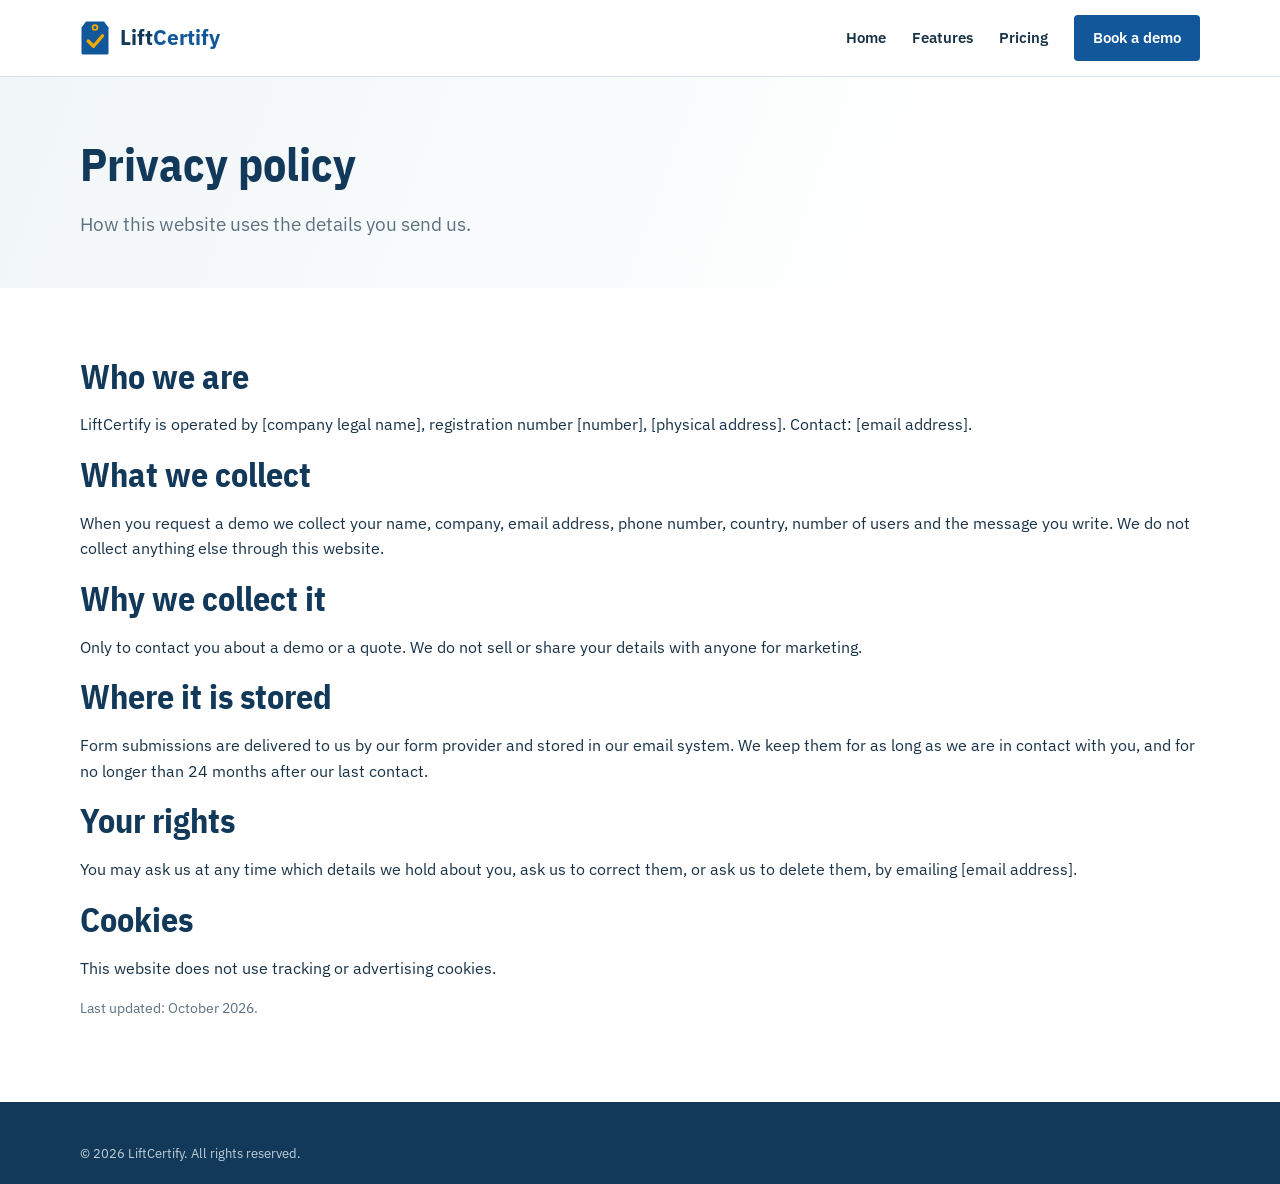
<file: privacy.html>
<!DOCTYPE html>
<html lang="en">
<head>
  <meta charset="utf-8">
  <meta name="viewport" content="width=device-width, initial-scale=1">
  <title>Privacy policy | LiftCertify</title>
  <meta name="robots" content="noindex">
  <link rel="icon" href="favicon.svg" type="image/svg+xml">
  <link rel="preconnect" href="https://fonts.googleapis.com">
  <link rel="preconnect" href="https://fonts.gstatic.com" crossorigin>
  <link href="https://fonts.googleapis.com/css2?family=IBM+Plex+Sans:wght@400;500;600&family=IBM+Plex+Sans+Condensed:wght@600;700&display=swap" rel="stylesheet">
  <link rel="stylesheet" href="css/styles.css">
</head>
<body>
  <a class="skip-link" href="#main">Skip to content</a>

  <header class="site-header">
    <div class="wrap">
      <a class="brand" href="index.html" aria-label="LiftCertify home">
        <svg class="brand-mark" width="30" height="36" viewBox="0 0 40 48" aria-hidden="true">
          <path d="M8 2h24l6 8v34a2 2 0 0 1-2 2H4a2 2 0 0 1-2-2V10z" fill="#13579B"/>
          <circle cx="20" cy="10" r="3.2" fill="none" stroke="#F2A900" stroke-width="2.4"/>
          <path d="M11 28l7 7 12-14" fill="none" stroke="#F2A900" stroke-width="4.5" stroke-linecap="round" stroke-linejoin="round"/>
        </svg>
        <span class="brand-name">Lift<span>Certify</span></span>
      </a>
      <button class="nav-toggle" aria-expanded="false" aria-controls="nav">Menu</button>
      <nav class="nav" id="nav" aria-label="Main">
        <a href="index.html">Home</a>
        <a href="features.html">Features</a>
        <a href="contact.html">Pricing</a>
        <a class="btn btn-demo" href="contact.html#book">Book a demo</a>
      </nav>
    </div>
  </header>

  <main id="main">
    <section class="page-head">
      <div class="wrap">
        <h1>Privacy policy</h1>
        <p class="lead">How this website uses the details you send us.</p>
      </div>
    </section>

    <section class="section">
      <div class="wrap">
        <!-- DRAFT: have this reviewed for POPIA (South Africa) and GDPR (EU visitors) before launch.
             Fill in your company's legal name, registration number and address. -->
        <h2>Who we are</h2>
        <p>LiftCertify is operated by [company legal name], registration number [number], [physical address]. Contact: [email address].</p>

        <h2>What we collect</h2>
        <p>When you request a demo we collect your name, company, email address, phone number, country, number of users and the message you write. We do not collect anything else through this website.</p>

        <h2>Why we collect it</h2>
        <p>Only to contact you about a demo or a quote. We do not sell or share your details with anyone for marketing.</p>

        <h2>Where it is stored</h2>
        <p>Form submissions are delivered to us by our form provider and stored in our email system. We keep them for as long as we are in contact with you, and for no longer than 24 months after our last contact.</p>

        <h2>Your rights</h2>
        <p>You may ask us at any time which details we hold about you, ask us to correct them, or ask us to delete them, by emailing [email address].</p>

        <h2>Cookies</h2>
        <p>This website does not use tracking or advertising cookies.</p>

        <p class="form-note">Last updated: October 2026.</p>
      </div>
    </section>
  </main>

  <footer class="site-footer">
    <div class="wrap">
      <div class="footer-bottom" style="border:0;margin:0;padding:0">&copy; <span data-year>2026</span> LiftCertify. All rights reserved.</div>
    </div>
  </footer>

  <script src="js/site.js"></script>
</body>
</html>
</file>
<file: css/styles.css>
:root {
  color-scheme: light;
  --ink: #183247;
  --navy: #12395a;
  --blue: #13579b;
  --blue-dark: #104579;
  --amber: #f2a900;
  --paper: #ffffff;
  --surface: #f2f6f8;
  --line: #d8e1e7;
  --muted: #5e7180;
  --green: #18754c;
  --red: #a83e32;
  font-family: "IBM Plex Sans", sans-serif;
  color: var(--ink);
  background: var(--paper);
}

* {
  box-sizing: border-box;
}

html {
  scroll-behavior: smooth;
}

body {
  min-width: 320px;
  margin: 0;
  font-size: 16px;
  line-height: 1.6;
}

img,
svg {
  display: block;
}

a {
  color: var(--blue);
}

a:hover {
  color: var(--blue-dark);
}

button,
input,
select,
textarea {
  font: inherit;
}

button,
a {
  touch-action: manipulation;
}

:focus-visible {
  outline: 3px solid var(--amber);
  outline-offset: 3px;
}

.wrap {
  width: min(1120px, calc(100% - 40px));
  margin-inline: auto;
}

.skip-link {
  position: absolute;
  z-index: 10;
  top: 8px;
  left: 8px;
  padding: 8px 12px;
  transform: translateY(-150%);
  color: var(--paper);
  background: var(--navy);
}

.skip-link:focus {
  transform: translateY(0);
}

.site-header {
  position: relative;
  z-index: 2;
  border-bottom: 1px solid var(--line);
  background: var(--paper);
}

.site-header > .wrap,
.site-header .wrap {
  display: flex;
  min-height: 76px;
  align-items: center;
  justify-content: space-between;
  gap: 24px;
}

.brand {
  display: inline-flex;
  align-items: center;
  gap: 10px;
  color: var(--navy);
  text-decoration: none;
}

.brand-mark {
  flex: none;
  width: 30px;
  height: 36px;
}

.brand-name {
  font-size: 21px;
  font-weight: 700;
}

.brand-name span {
  color: var(--blue);
}

.nav {
  display: flex;
  align-items: center;
  gap: 26px;
}

.nav a {
  color: var(--ink);
  font-size: 15px;
  font-weight: 600;
  text-decoration: none;
}

.nav a:hover,
.nav a[aria-current="page"] {
  color: var(--blue);
}

.nav .btn-demo {
  color: var(--paper);
}

.nav-toggle {
  display: none;
  padding: 8px 12px;
  border: 1px solid var(--line);
  border-radius: 4px;
  color: var(--ink);
  background: var(--paper);
  cursor: pointer;
}

h1,
h2,
h3,
h4,
p {
  margin-top: 0;
}

h1,
h2,
h3,
h4 {
  color: var(--navy);
  line-height: 1.2;
}

h1,
h2 {
  font-family: "IBM Plex Sans Condensed", "IBM Plex Sans", sans-serif;
}

h1 {
  max-width: 760px;
  margin-bottom: 18px;
  font-size: clamp(38px, 5vw, 58px);
}

h2 {
  margin-bottom: 16px;
  font-size: 34px;
}

h3 {
  margin-bottom: 12px;
  font-size: 21px;
}

.lead {
  max-width: 720px;
  color: var(--muted);
  font-size: 19px;
  line-height: 1.55;
}

.btn {
  display: inline-flex;
  min-height: 46px;
  align-items: center;
  justify-content: center;
  padding: 10px 18px;
  border: 1px solid transparent;
  border-radius: 4px;
  font-weight: 600;
  text-align: center;
  text-decoration: none;
  cursor: pointer;
}

.btn-demo {
  color: var(--paper);
  background: var(--blue);
}

.btn-demo:hover {
  color: var(--paper);
  background: var(--blue-dark);
}

.btn-light {
  border-color: var(--line);
  color: var(--navy);
  background: var(--paper);
}

.btn-outline {
  border-color: var(--blue);
  color: var(--blue);
  background: transparent;
}

.btn-outline:hover {
  color: var(--paper);
  background: var(--blue);
}

.hero {
  position: relative;
  overflow: hidden;
  padding: 76px 0 82px;
  background: linear-gradient(110deg, #f1f6f8 0%, #fff 57%, #edf3f5 100%);
}

.hero > .wrap {
  display: grid;
  grid-template-columns: 1.05fr 0.95fr;
  align-items: center;
  gap: 54px;
}

.hero .lead {
  margin-bottom: 24px;
}

.hero-actions {
  display: flex;
  flex-wrap: wrap;
  gap: 12px;
}

.hero-proof {
  max-width: 500px;
  margin: 24px 0 0;
  color: var(--muted);
  font-size: 14px;
}

.hero-proof strong {
  color: var(--ink);
}

.hero-visual {
  position: relative;
  padding: 18px 10px 28px;
}

.hazard {
  position: absolute;
  right: 0;
  bottom: 0;
  left: 0;
  height: 8px;
  background: repeating-linear-gradient(135deg, var(--amber) 0 12px, var(--navy) 12px 24px);
}

.section {
  padding: 68px 0;
}

.section-grey {
  background: var(--surface);
}

.section-navy {
  color: #e9f0f4;
  background: var(--navy);
}

.section-navy h2,
.section-navy h3 {
  color: var(--paper);
}

.two-col {
  display: grid;
  grid-template-columns: repeat(2, minmax(0, 1fr));
  align-items: start;
  gap: 56px;
}

.section-head {
  max-width: 700px;
  margin-bottom: 30px;
}

.check-list,
.cross-list {
  display: grid;
  gap: 10px;
  padding: 0;
  list-style: none;
}

.check-list li,
.cross-list li {
  position: relative;
  padding-left: 26px;
}

.check-list li::before,
.cross-list li::before {
  position: absolute;
  left: 0;
  color: var(--green);
  font-weight: 700;
  content: "✓";
}

.cross-list li::before {
  color: var(--red);
  content: "×";
}

.feature-list {
  display: grid;
  grid-template-columns: repeat(3, minmax(0, 1fr));
  gap: 26px 36px;
}

.feature-item {
  padding-top: 16px;
  border-top: 3px solid var(--amber);
}

.feature-item p {
  margin-bottom: 0;
  color: var(--muted);
}

.steps {
  display: grid;
  grid-template-columns: repeat(4, minmax(0, 1fr));
  gap: 28px;
  padding-left: 24px;
}

.steps li {
  padding-left: 6px;
}

.page-head {
  padding: 60px 0 48px;
  background: linear-gradient(110deg, #f1f6f8, #fff 75%);
}

.page-head h1 {
  font-size: 46px;
}

.page-head .lead {
  margin-bottom: 0;
}

.split {
  display: grid;
  grid-template-columns: minmax(0, 0.9fr) minmax(0, 1.1fr);
  align-items: center;
  gap: 56px;
  padding: 52px 0;
  border-bottom: 1px solid var(--line);
}

.split.reverse > :first-child {
  order: 2;
}

.split.reverse > :last-child {
  order: 1;
}

.split-text p,
.split-text ul {
  color: var(--muted);
}

.tag-soon {
  display: inline-block;
  margin-left: 6px;
  padding: 3px 8px;
  border-radius: 3px;
  color: #674c00;
  background: #fff0bf;
  font-family: "IBM Plex Sans", sans-serif;
  font-size: 12px;
  font-weight: 600;
  vertical-align: middle;
}

.tag-available {
  display: inline-block;
  margin-left: 6px;
  padding: 3px 8px;
  border-radius: 3px;
  color: #145c3d;
  background: #e3f2e9;
  font-family: "IBM Plex Sans", sans-serif;
  font-size: 12px;
  font-weight: 600;
  vertical-align: middle;
}

.mock {
  overflow: hidden;
  border: 1px solid #cbd7df;
  border-radius: 6px;
  background: var(--paper);
  box-shadow: 0 12px 32px #1832471c;
}

.mock-bar {
  display: flex;
  min-height: 46px;
  align-items: center;
  justify-content: space-between;
  gap: 12px;
  padding: 10px 16px;
  color: var(--paper);
  background: var(--navy);
  font-size: 14px;
  font-weight: 600;
}

.mock-bar small {
  color: #d9e5ed;
  font-size: 12px;
  font-weight: 400;
}

.mock-body {
  padding: 18px;
}

.cert-title {
  color: var(--navy);
  font-size: 21px;
  font-weight: 700;
}

.cert-sub {
  margin: 4px 0 18px;
  color: var(--muted);
  font-size: 13px;
}

.mock-grid,
.kpis {
  display: grid;
  grid-template-columns: repeat(2, minmax(0, 1fr));
  gap: 10px;
}

.mock-field,
.kpi {
  padding: 12px;
  background: var(--surface);
}

.mock-field small,
.kpi small,
.kpi em {
  display: block;
  color: var(--muted);
  font-size: 12px;
  font-style: normal;
}

.mock-field b,
.kpi b {
  display: block;
  margin-top: 3px;
  color: var(--navy);
}

.cert-rows,
.mtable {
  width: 100%;
  border-collapse: collapse;
  font-size: 13px;
}

.cert-rows {
  margin-top: 16px;
}

.cert-rows td,
.mtable td,
.mtable th {
  padding: 9px 8px;
  border-bottom: 1px solid var(--line);
  text-align: left;
}

.cert-rows td:last-child {
  text-align: right;
}

.mock-pass,
.badge.ok {
  color: var(--green);
  font-weight: 700;
}

.stamp {
  position: absolute;
  right: 0;
  bottom: 0;
  display: grid;
  gap: 2px;
  padding: 9px 13px;
  transform: rotate(-3deg);
  border: 2px solid var(--green);
  color: var(--green);
  background: var(--paper);
  text-align: center;
}

.stamp small {
  font-size: 10px;
}

.kpi b {
  font-size: 24px;
}

.kpi.warn {
  border-left: 3px solid var(--amber);
}

.kpi.bad,
.badge.bad {
  color: var(--red);
}

.forecast {
  display: grid;
  gap: 10px;
  margin-top: 20px;
}

.forecast-row {
  display: grid;
  grid-template-columns: 80px 1fr 28px;
  align-items: center;
  gap: 10px;
  font-size: 12px;
}

.forecast-bar {
  height: 10px;
  border-radius: 2px;
  background: var(--blue);
}

.badge {
  display: inline-block;
  padding: 2px 7px;
  border-radius: 3px;
  background: var(--surface);
  font-size: 11px;
  white-space: nowrap;
}

.badge.wait {
  color: #765800;
}

.badge.na {
  color: var(--muted);
}

.mock-line {
  height: 1px;
  margin: 16px 0;
  background: var(--line);
}

.mock-actions {
  display: flex;
  flex-wrap: wrap;
  gap: 8px;
  margin-top: 16px;
}

.mock-btn {
  padding: 5px 8px;
  border: 1px solid var(--line);
  border-radius: 3px;
  color: var(--blue);
  font-size: 11px;
}

.mock-btn.amber {
  border-color: var(--amber);
  color: #674c00;
}

.mock-btn.navy {
  color: var(--paper);
  background: var(--navy);
}

.phone {
  max-width: 390px;
  justify-self: center;
  overflow: hidden;
  border: 8px solid #273b4a;
  border-radius: 20px;
  background: var(--paper);
  box-shadow: 0 12px 32px #1832471c;
}

.phone-offline {
  padding: 8px 12px;
  color: #674c00;
  background: #fff0bf;
  font-size: 12px;
}

.chk {
  display: flex;
  align-items: center;
  justify-content: space-between;
  gap: 8px;
  padding: 12px;
  border-bottom: 1px solid var(--line);
  font-size: 12px;
}

.pills {
  display: flex;
  gap: 4px;
}

.pill {
  padding: 3px 6px;
  border-radius: 3px;
  background: var(--surface);
  white-space: nowrap;
}

.pill.ok {
  color: var(--green);
  background: #e5f3ec;
}

.pill.bad {
  color: var(--red);
  background: #f9e9e6;
}

.pricing-box {
  padding: 26px;
  border-top: 4px solid var(--amber);
  background: var(--paper);
}

.billing-options {
  display: grid;
  gap: 16px;
  margin: 22px 0;
}

.billing-options > div {
  display: grid;
  gap: 3px;
}

.billing-options span {
  color: var(--muted);
}

.contact-grid {
  display: grid;
  grid-template-columns: minmax(0, 0.9fr) minmax(0, 1.1fr);
  align-items: start;
  gap: 56px;
}

.book-options {
  display: grid;
  gap: 14px;
  margin: 26px 0;
}

.book-option {
  padding: 16px 0;
  border-top: 1px solid var(--line);
}

.book-option p {
  margin-bottom: 12px;
  color: var(--muted);
}

.faq details {
  padding: 12px 0;
  border-top: 1px solid var(--line);
}

.faq summary {
  color: var(--navy);
  font-weight: 600;
  cursor: pointer;
}

.faq details p {
  margin: 10px 0 0;
  color: var(--muted);
}

.form {
  padding: 26px;
  border: 1px solid var(--line);
  border-radius: 5px;
  background: var(--paper);
}

.form-note {
  color: var(--muted);
  font-size: 14px;
}

.field-row {
  display: grid;
  grid-template-columns: repeat(2, minmax(0, 1fr));
  gap: 14px;
}

.field {
  display: grid;
  gap: 6px;
  margin-bottom: 16px;
}

.field label {
  color: var(--navy);
  font-size: 14px;
  font-weight: 600;
}

.field input,
.field select,
.field textarea {
  width: 100%;
  min-height: 44px;
  padding: 9px 11px;
  border: 1px solid #b9c8d2;
  border-radius: 3px;
  color: var(--ink);
  background: var(--paper);
}

.field textarea {
  min-height: 100px;
  resize: vertical;
}

.form-status {
  min-height: 1.6em;
  margin: 12px 0 0;
  color: var(--green);
  font-weight: 600;
}

.form-status[data-error="true"] {
  color: var(--red);
}

.site-footer {
  padding: 42px 0 20px;
  color: #dce7ed;
  background: var(--navy);
}

.site-footer h4 {
  margin-bottom: 10px;
  color: var(--paper);
}

.site-footer p {
  max-width: 340px;
  color: #c1d0d9;
}

.site-footer a {
  color: #e4edf2;
  text-decoration: none;
}

.site-footer a:hover {
  color: var(--amber);
}

.footer-grid {
  display: grid;
  grid-template-columns: 2fr 1fr 1fr;
  gap: 36px;
  padding-bottom: 28px;
}

.footer-grid ul {
  display: grid;
  gap: 7px;
  margin: 0;
  padding: 0;
  list-style: none;
}

.footer-bottom {
  padding-top: 16px;
  border-top: 1px solid #ffffff35;
  color: #c1d0d9;
  font-size: 13px;
}

@media (max-width: 760px) {
  .site-header .wrap {
    min-height: 68px;
    flex-wrap: wrap;
    gap: 0;
    padding-block: 12px;
  }

  .nav-toggle {
    display: inline-flex;
  }

  .nav {
    display: none;
    width: 100%;
    align-items: stretch;
    flex-direction: column;
    gap: 0;
    padding-top: 10px;
  }

  .nav.is-open {
    display: flex;
  }

  .nav a:not(.btn) {
    padding: 10px 2px;
  }

  .nav .btn {
    margin-top: 8px;
  }

  .hero {
    padding: 52px 0 66px;
  }

  .hero > .wrap,
  .two-col,
  .contact-grid,
  .split {
    grid-template-columns: 1fr;
    gap: 30px;
  }

  .hero-visual {
    width: min(100%, 520px);
    margin-inline: auto;
  }

  .feature-list {
    grid-template-columns: repeat(2, minmax(0, 1fr));
  }

  .steps {
    grid-template-columns: repeat(2, minmax(0, 1fr));
  }

  .split.reverse > :first-child,
  .split.reverse > :last-child {
    order: initial;
  }

  .split {
    padding: 38px 0;
  }
}

@media (max-width: 500px) {
  .wrap {
    width: min(100% - 32px, 1120px);
  }

  h1 {
    font-size: 38px;
  }

  h2 {
    font-size: 29px;
  }

  .lead {
    font-size: 17px;
  }

  .section {
    padding: 48px 0;
  }

  .page-head {
    padding: 42px 0 34px;
  }

  .page-head h1 {
    font-size: 38px;
  }

  .feature-list,
  .steps,
  .field-row,
  .footer-grid {
    grid-template-columns: 1fr;
  }

  .mock-body,
  .form {
    padding: 14px;
  }

  .mtable {
    font-size: 11px;
  }

  .mtable td,
  .mtable th {
    padding: 7px 5px;
  }
}

@media (prefers-reduced-motion: reduce) {
  html {
    scroll-behavior: auto;
  }
}
</file>
